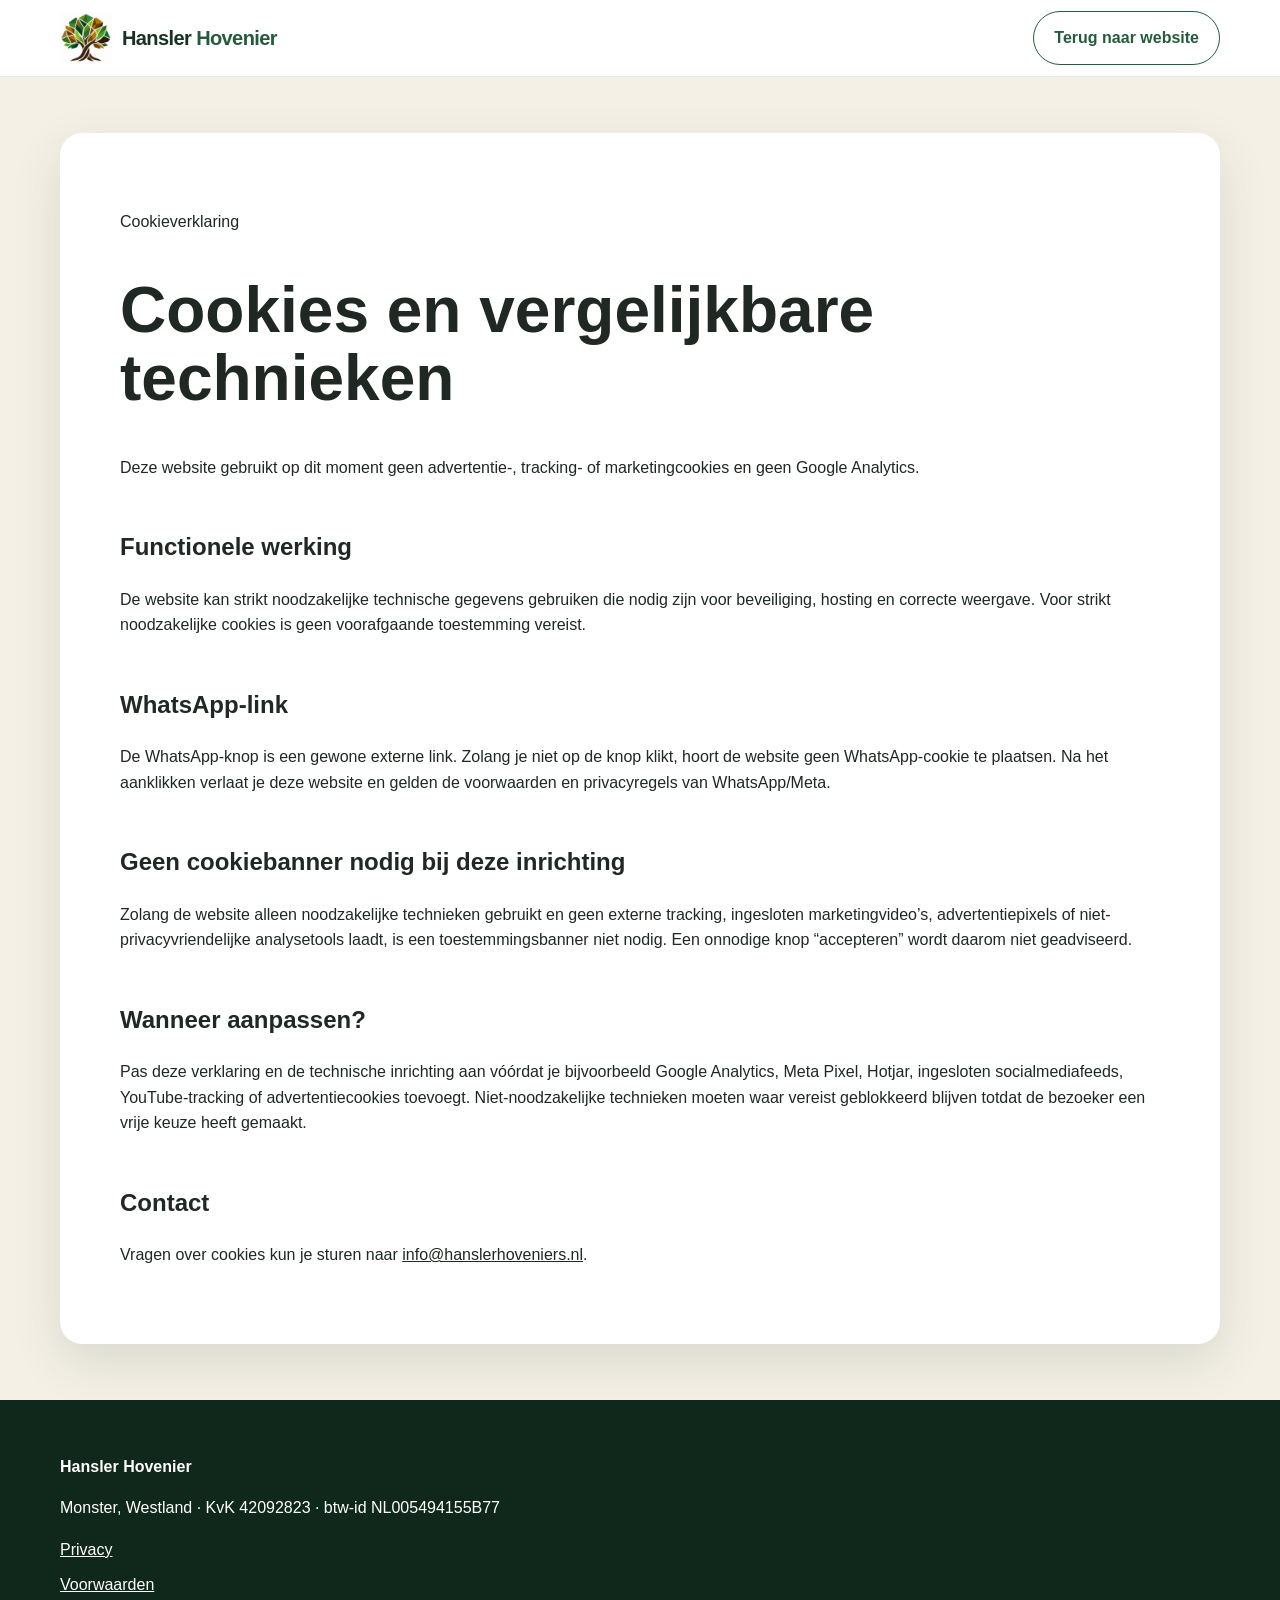
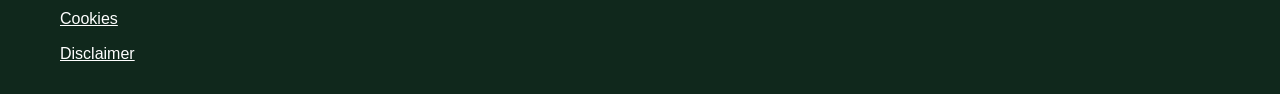
<file: cookies.html>
<!doctype html>
<html lang="nl"><head><meta charset="utf-8"><meta name="viewport" content="width=device-width,initial-scale=1">
<title>Cookieverklaring | Hansler Hovenier</title><meta name="robots" content="index,follow">
<link rel="stylesheet" href="assets/css/style.css"></head>
<body>
<header class="site-header"><div class="container nav-wrap"><a class="logo" href="index.html">Hansler <span>Hovenier</span></a><a class="btn btn-secondary" href="index.html">Terug naar website</a></div></header>
<main class="legal-page"><div class="container legal-content">

<p class="eyebrow">Cookieverklaring</p>
<h1>Cookies en vergelijkbare technieken</h1>
<p>Deze website gebruikt op dit moment geen advertentie-, tracking- of marketingcookies en geen Google Analytics.</p>

<h2>Functionele werking</h2>
<p>De website kan strikt noodzakelijke technische gegevens gebruiken die nodig zijn voor beveiliging, hosting en correcte weergave. Voor strikt noodzakelijke cookies is geen voorafgaande toestemming vereist.</p>

<h2>WhatsApp-link</h2>
<p>De WhatsApp-knop is een gewone externe link. Zolang je niet op de knop klikt, hoort de website geen WhatsApp-cookie te plaatsen. Na het aanklikken verlaat je deze website en gelden de voorwaarden en privacyregels van WhatsApp/Meta.</p>

<h2>Geen cookiebanner nodig bij deze inrichting</h2>
<p>Zolang de website alleen noodzakelijke technieken gebruikt en geen externe tracking, ingesloten marketingvideo’s, advertentiepixels of niet-privacyvriendelijke analysetools laadt, is een toestemmingsbanner niet nodig. Een onnodige knop “accepteren” wordt daarom niet geadviseerd.</p>

<h2>Wanneer aanpassen?</h2>
<p>Pas deze verklaring en de technische inrichting aan vóórdat je bijvoorbeeld Google Analytics, Meta Pixel, Hotjar, ingesloten socialmediafeeds, YouTube-tracking of advertentiecookies toevoegt. Niet-noodzakelijke technieken moeten waar vereist geblokkeerd blijven totdat de bezoeker een vrije keuze heeft gemaakt.</p>

<h2>Contact</h2>
<p>Vragen over cookies kun je sturen naar <a href="mailto:info@hanslerhoveniers.nl">info@hanslerhoveniers.nl</a>.</p>

</div></main>
<footer class="site-footer"><div class="container"><strong>Hansler Hovenier</strong><p>Monster, Westland · KvK 42092823 · btw-id NL005494155B77</p><div class="footer-links"><a href="privacy.html">Privacy</a><a href="voorwaarden.html">Voorwaarden</a><a href="cookies.html">Cookies</a><a href="disclaimer.html">Disclaimer</a></div></div></footer>
</body></html>
</file>
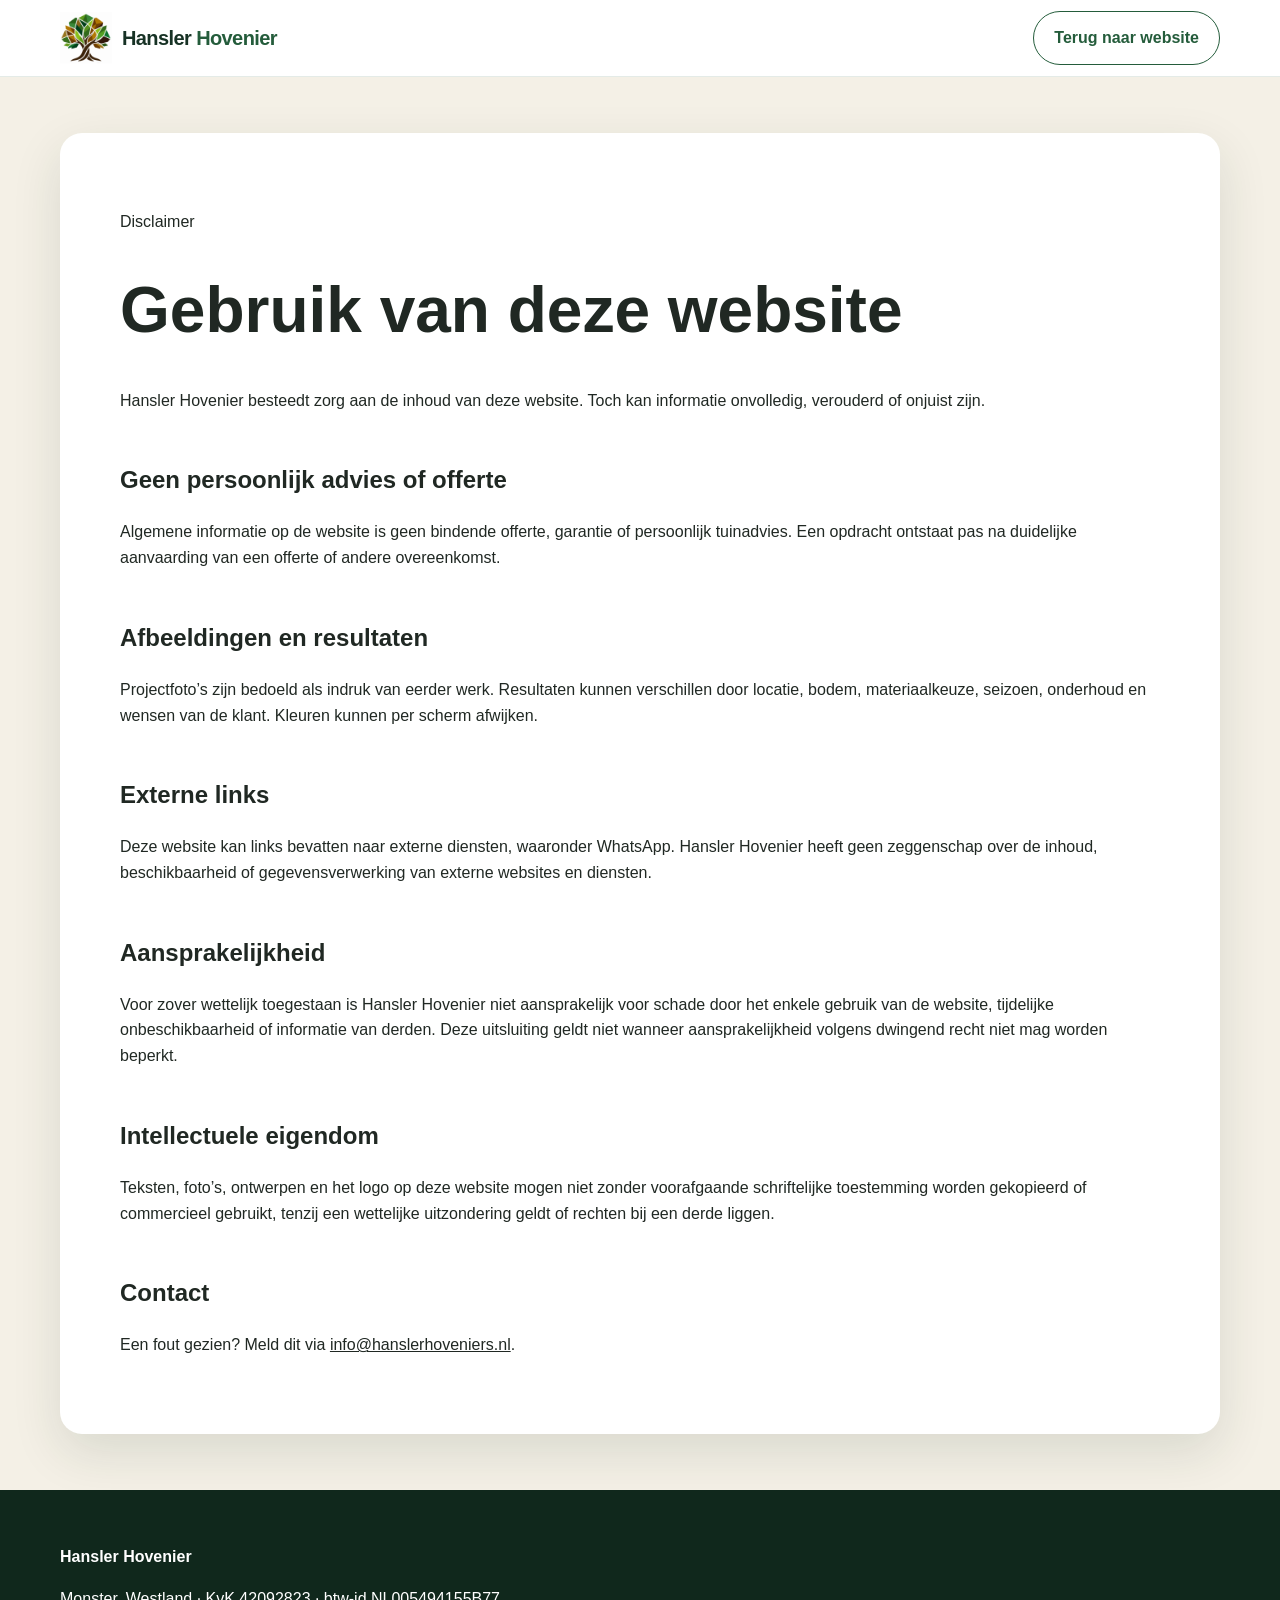
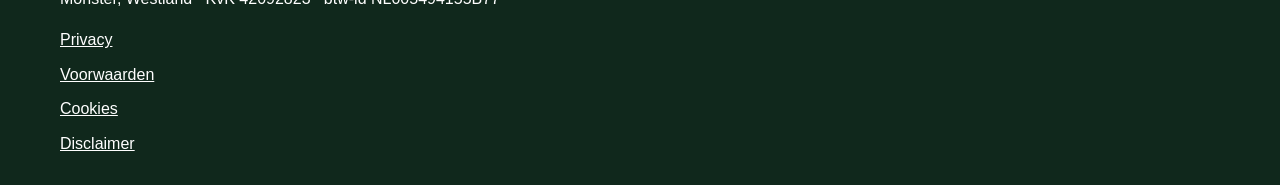
<file: disclaimer.html>
<!doctype html>
<html lang="nl"><head><meta charset="utf-8"><meta name="viewport" content="width=device-width,initial-scale=1">
<title>Disclaimer | Hansler Hovenier</title><meta name="robots" content="index,follow">
<link rel="stylesheet" href="assets/css/style.css"></head>
<body>
<header class="site-header"><div class="container nav-wrap"><a class="logo" href="index.html">Hansler <span>Hovenier</span></a><a class="btn btn-secondary" href="index.html">Terug naar website</a></div></header>
<main class="legal-page"><div class="container legal-content">

<p class="eyebrow">Disclaimer</p>
<h1>Gebruik van deze website</h1>
<p>Hansler Hovenier besteedt zorg aan de inhoud van deze website. Toch kan informatie onvolledig, verouderd of onjuist zijn.</p>

<h2>Geen persoonlijk advies of offerte</h2>
<p>Algemene informatie op de website is geen bindende offerte, garantie of persoonlijk tuinadvies. Een opdracht ontstaat pas na duidelijke aanvaarding van een offerte of andere overeenkomst.</p>

<h2>Afbeeldingen en resultaten</h2>
<p>Projectfoto’s zijn bedoeld als indruk van eerder werk. Resultaten kunnen verschillen door locatie, bodem, materiaalkeuze, seizoen, onderhoud en wensen van de klant. Kleuren kunnen per scherm afwijken.</p>

<h2>Externe links</h2>
<p>Deze website kan links bevatten naar externe diensten, waaronder WhatsApp. Hansler Hovenier heeft geen zeggenschap over de inhoud, beschikbaarheid of gegevensverwerking van externe websites en diensten.</p>

<h2>Aansprakelijkheid</h2>
<p>Voor zover wettelijk toegestaan is Hansler Hovenier niet aansprakelijk voor schade door het enkele gebruik van de website, tijdelijke onbeschikbaarheid of informatie van derden. Deze uitsluiting geldt niet wanneer aansprakelijkheid volgens dwingend recht niet mag worden beperkt.</p>

<h2>Intellectuele eigendom</h2>
<p>Teksten, foto’s, ontwerpen en het logo op deze website mogen niet zonder voorafgaande schriftelijke toestemming worden gekopieerd of commercieel gebruikt, tenzij een wettelijke uitzondering geldt of rechten bij een derde liggen.</p>

<h2>Contact</h2>
<p>Een fout gezien? Meld dit via <a href="mailto:info@hanslerhoveniers.nl">info@hanslerhoveniers.nl</a>.</p>

</div></main>
<footer class="site-footer"><div class="container"><strong>Hansler Hovenier</strong><p>Monster, Westland · KvK 42092823 · btw-id NL005494155B77</p><div class="footer-links"><a href="privacy.html">Privacy</a><a href="voorwaarden.html">Voorwaarden</a><a href="cookies.html">Cookies</a><a href="disclaimer.html">Disclaimer</a></div></div></footer>
</body></html>
</file>
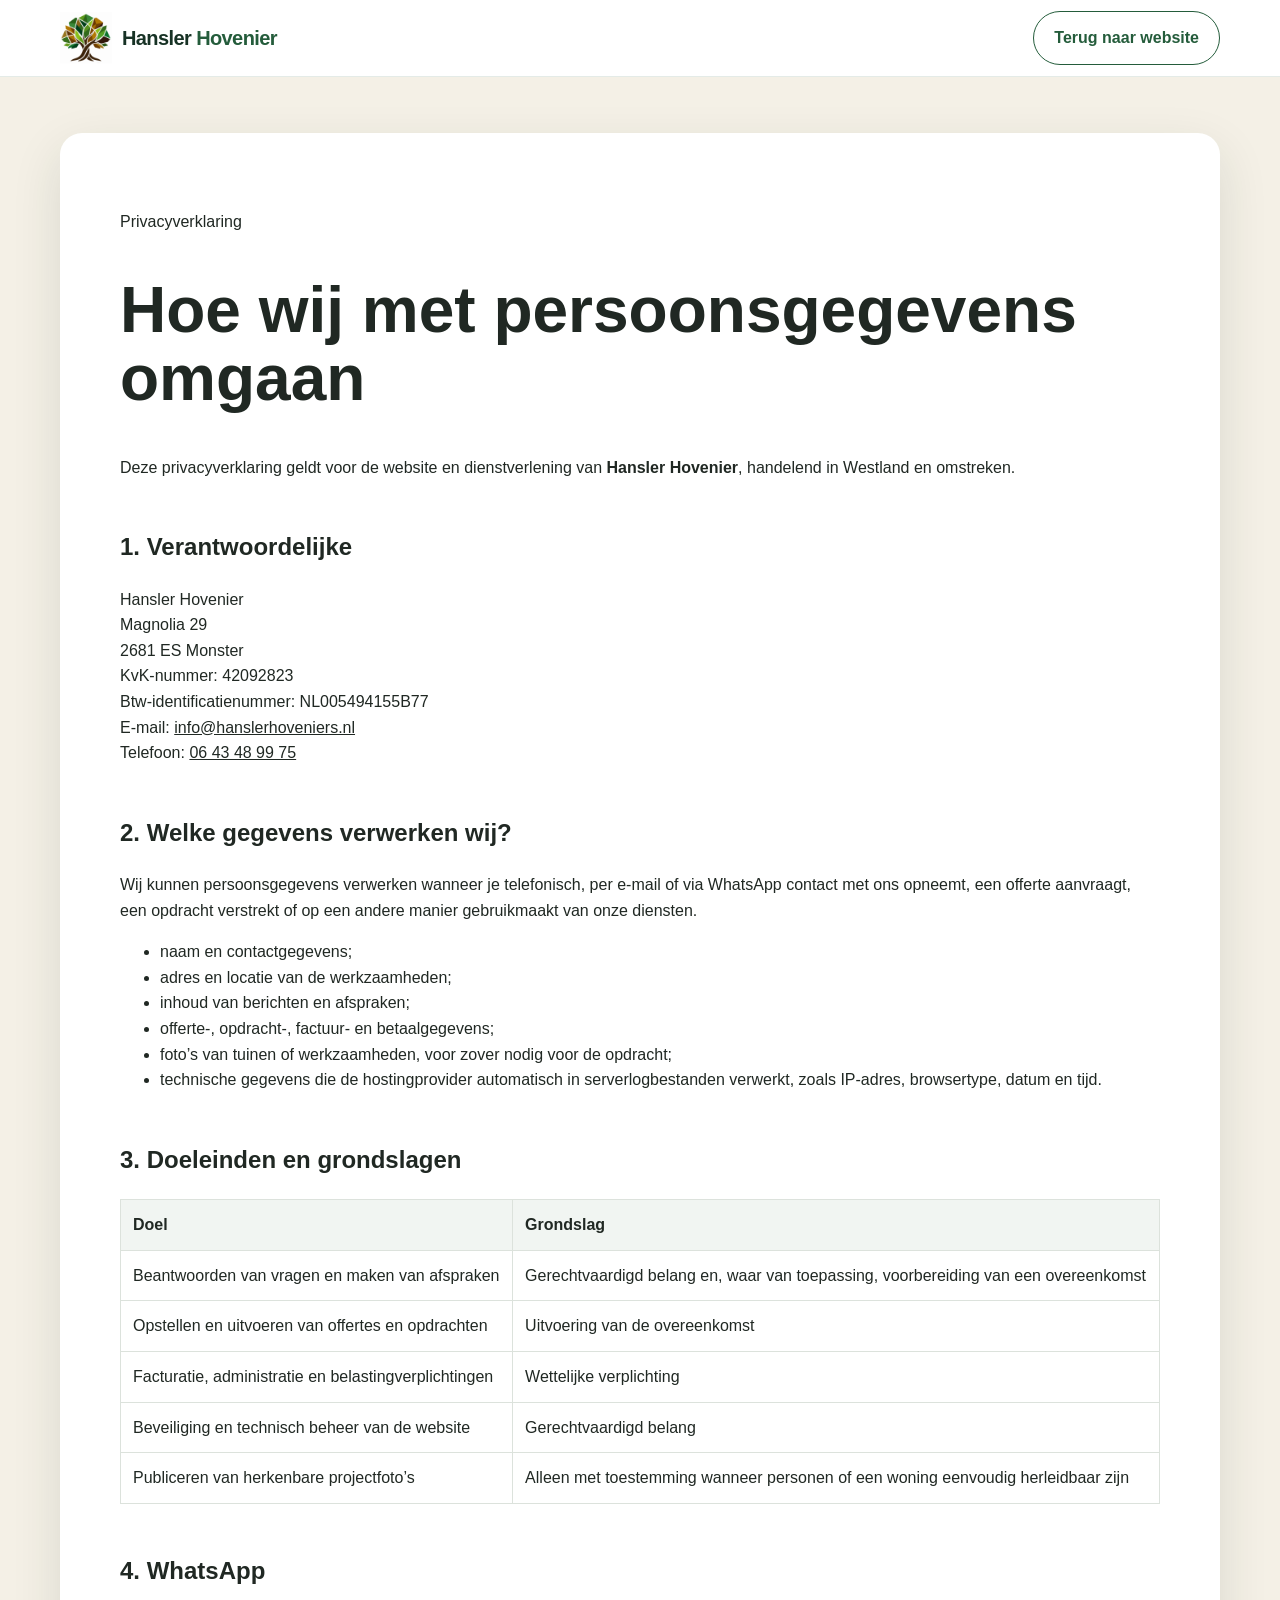
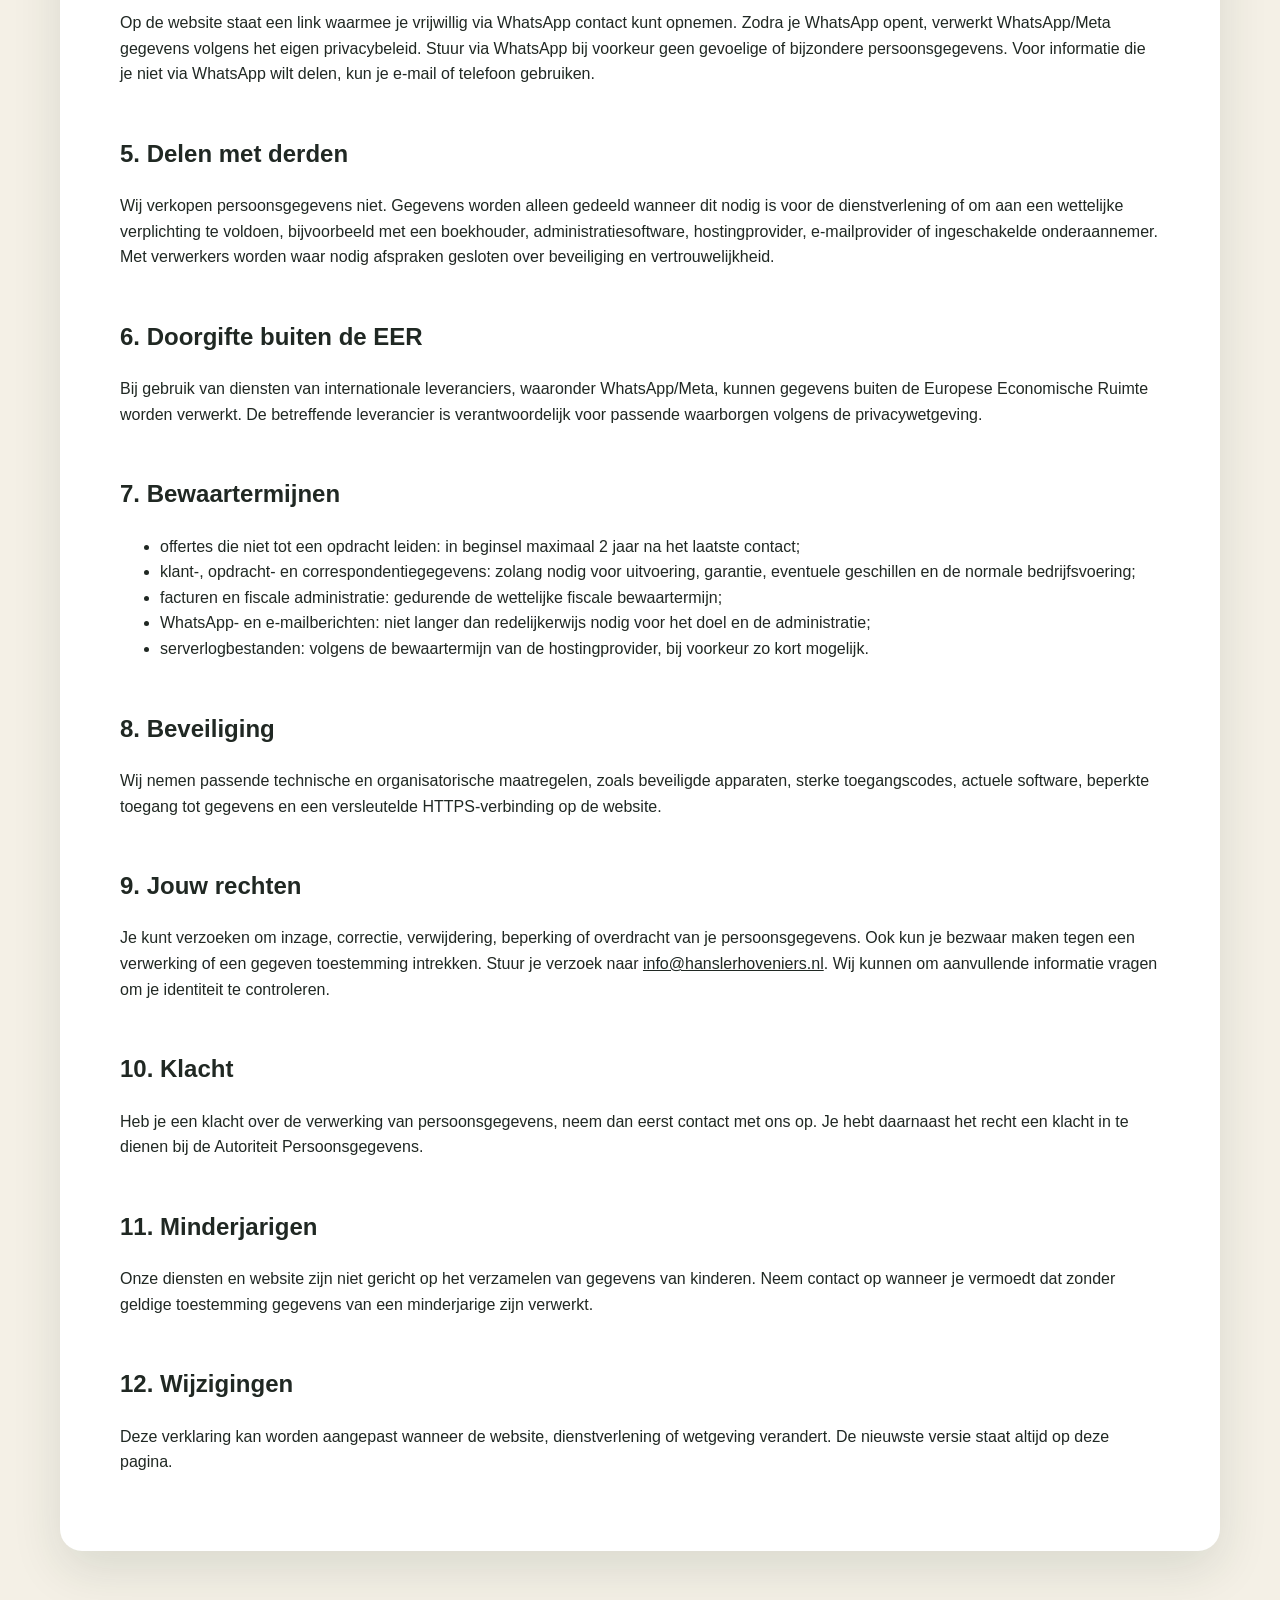
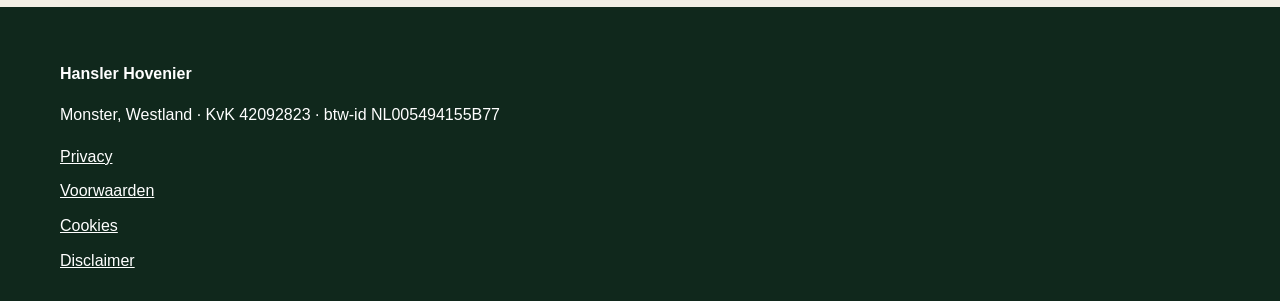
<file: privacy.html>
<!doctype html>
<html lang="nl"><head><meta charset="utf-8"><meta name="viewport" content="width=device-width,initial-scale=1">
<title>Privacyverklaring | Hansler Hovenier</title><meta name="robots" content="index,follow">
<link rel="stylesheet" href="assets/css/style.css"></head>
<body>
<header class="site-header"><div class="container nav-wrap"><a class="logo" href="index.html">Hansler <span>Hovenier</span></a><a class="btn btn-secondary" href="index.html">Terug naar website</a></div></header>
<main class="legal-page"><div class="container legal-content">

<p class="eyebrow">Privacyverklaring</p>
<h1>Hoe wij met persoonsgegevens omgaan</h1>
<p>Deze privacyverklaring geldt voor de website en dienstverlening van <strong>Hansler Hovenier</strong>, handelend in Westland en omstreken.</p>

<h2>1. Verantwoordelijke</h2>
<p>
Hansler Hovenier<br>
Magnolia 29<br>
2681 ES Monster<br>
KvK-nummer: 42092823<br>
Btw-identificatienummer: NL005494155B77<br>
E-mail: <a href="mailto:info@hanslerhoveniers.nl">info@hanslerhoveniers.nl</a><br>
Telefoon: <a href="tel:+31643489975">06 43 48 99 75</a>
</p>

<h2>2. Welke gegevens verwerken wij?</h2>
<p>Wij kunnen persoonsgegevens verwerken wanneer je telefonisch, per e-mail of via WhatsApp contact met ons opneemt, een offerte aanvraagt, een opdracht verstrekt of op een andere manier gebruikmaakt van onze diensten.</p>
<ul>
  <li>naam en contactgegevens;</li>
  <li>adres en locatie van de werkzaamheden;</li>
  <li>inhoud van berichten en afspraken;</li>
  <li>offerte-, opdracht-, factuur- en betaalgegevens;</li>
  <li>foto’s van tuinen of werkzaamheden, voor zover nodig voor de opdracht;</li>
  <li>technische gegevens die de hostingprovider automatisch in serverlogbestanden verwerkt, zoals IP-adres, browsertype, datum en tijd.</li>
</ul>

<h2>3. Doeleinden en grondslagen</h2>
<table>
<thead><tr><th>Doel</th><th>Grondslag</th></tr></thead>
<tbody>
<tr><td>Beantwoorden van vragen en maken van afspraken</td><td>Gerechtvaardigd belang en, waar van toepassing, voorbereiding van een overeenkomst</td></tr>
<tr><td>Opstellen en uitvoeren van offertes en opdrachten</td><td>Uitvoering van de overeenkomst</td></tr>
<tr><td>Facturatie, administratie en belastingverplichtingen</td><td>Wettelijke verplichting</td></tr>
<tr><td>Beveiliging en technisch beheer van de website</td><td>Gerechtvaardigd belang</td></tr>
<tr><td>Publiceren van herkenbare projectfoto’s</td><td>Alleen met toestemming wanneer personen of een woning eenvoudig herleidbaar zijn</td></tr>
</tbody>
</table>

<h2>4. WhatsApp</h2>
<p>Op de website staat een link waarmee je vrijwillig via WhatsApp contact kunt opnemen. Zodra je WhatsApp opent, verwerkt WhatsApp/Meta gegevens volgens het eigen privacybeleid. Stuur via WhatsApp bij voorkeur geen gevoelige of bijzondere persoonsgegevens. Voor informatie die je niet via WhatsApp wilt delen, kun je e-mail of telefoon gebruiken.</p>

<h2>5. Delen met derden</h2>
<p>Wij verkopen persoonsgegevens niet. Gegevens worden alleen gedeeld wanneer dit nodig is voor de dienstverlening of om aan een wettelijke verplichting te voldoen, bijvoorbeeld met een boekhouder, administratiesoftware, hostingprovider, e-mailprovider of ingeschakelde onderaannemer. Met verwerkers worden waar nodig afspraken gesloten over beveiliging en vertrouwelijkheid.</p>

<h2>6. Doorgifte buiten de EER</h2>
<p>Bij gebruik van diensten van internationale leveranciers, waaronder WhatsApp/Meta, kunnen gegevens buiten de Europese Economische Ruimte worden verwerkt. De betreffende leverancier is verantwoordelijk voor passende waarborgen volgens de privacywetgeving.</p>

<h2>7. Bewaartermijnen</h2>
<ul>
  <li>offertes die niet tot een opdracht leiden: in beginsel maximaal 2 jaar na het laatste contact;</li>
  <li>klant-, opdracht- en correspondentiegegevens: zolang nodig voor uitvoering, garantie, eventuele geschillen en de normale bedrijfsvoering;</li>
  <li>facturen en fiscale administratie: gedurende de wettelijke fiscale bewaartermijn;</li>
  <li>WhatsApp- en e-mailberichten: niet langer dan redelijkerwijs nodig voor het doel en de administratie;</li>
  <li>serverlogbestanden: volgens de bewaartermijn van de hostingprovider, bij voorkeur zo kort mogelijk.</li>
</ul>

<h2>8. Beveiliging</h2>
<p>Wij nemen passende technische en organisatorische maatregelen, zoals beveiligde apparaten, sterke toegangscodes, actuele software, beperkte toegang tot gegevens en een versleutelde HTTPS-verbinding op de website.</p>

<h2>9. Jouw rechten</h2>
<p>Je kunt verzoeken om inzage, correctie, verwijdering, beperking of overdracht van je persoonsgegevens. Ook kun je bezwaar maken tegen een verwerking of een gegeven toestemming intrekken. Stuur je verzoek naar <a href="mailto:info@hanslerhoveniers.nl">info@hanslerhoveniers.nl</a>. Wij kunnen om aanvullende informatie vragen om je identiteit te controleren.</p>

<h2>10. Klacht</h2>
<p>Heb je een klacht over de verwerking van persoonsgegevens, neem dan eerst contact met ons op. Je hebt daarnaast het recht een klacht in te dienen bij de Autoriteit Persoonsgegevens.</p>

<h2>11. Minderjarigen</h2>
<p>Onze diensten en website zijn niet gericht op het verzamelen van gegevens van kinderen. Neem contact op wanneer je vermoedt dat zonder geldige toestemming gegevens van een minderjarige zijn verwerkt.</p>

<h2>12. Wijzigingen</h2>
<p>Deze verklaring kan worden aangepast wanneer de website, dienstverlening of wetgeving verandert. De nieuwste versie staat altijd op deze pagina.</p>

</div></main>
<footer class="site-footer"><div class="container"><strong>Hansler Hovenier</strong><p>Monster, Westland · KvK 42092823 · btw-id NL005494155B77</p><div class="footer-links"><a href="privacy.html">Privacy</a><a href="voorwaarden.html">Voorwaarden</a><a href="cookies.html">Cookies</a><a href="disclaimer.html">Disclaimer</a></div></div></footer>
</body></html>
</file>
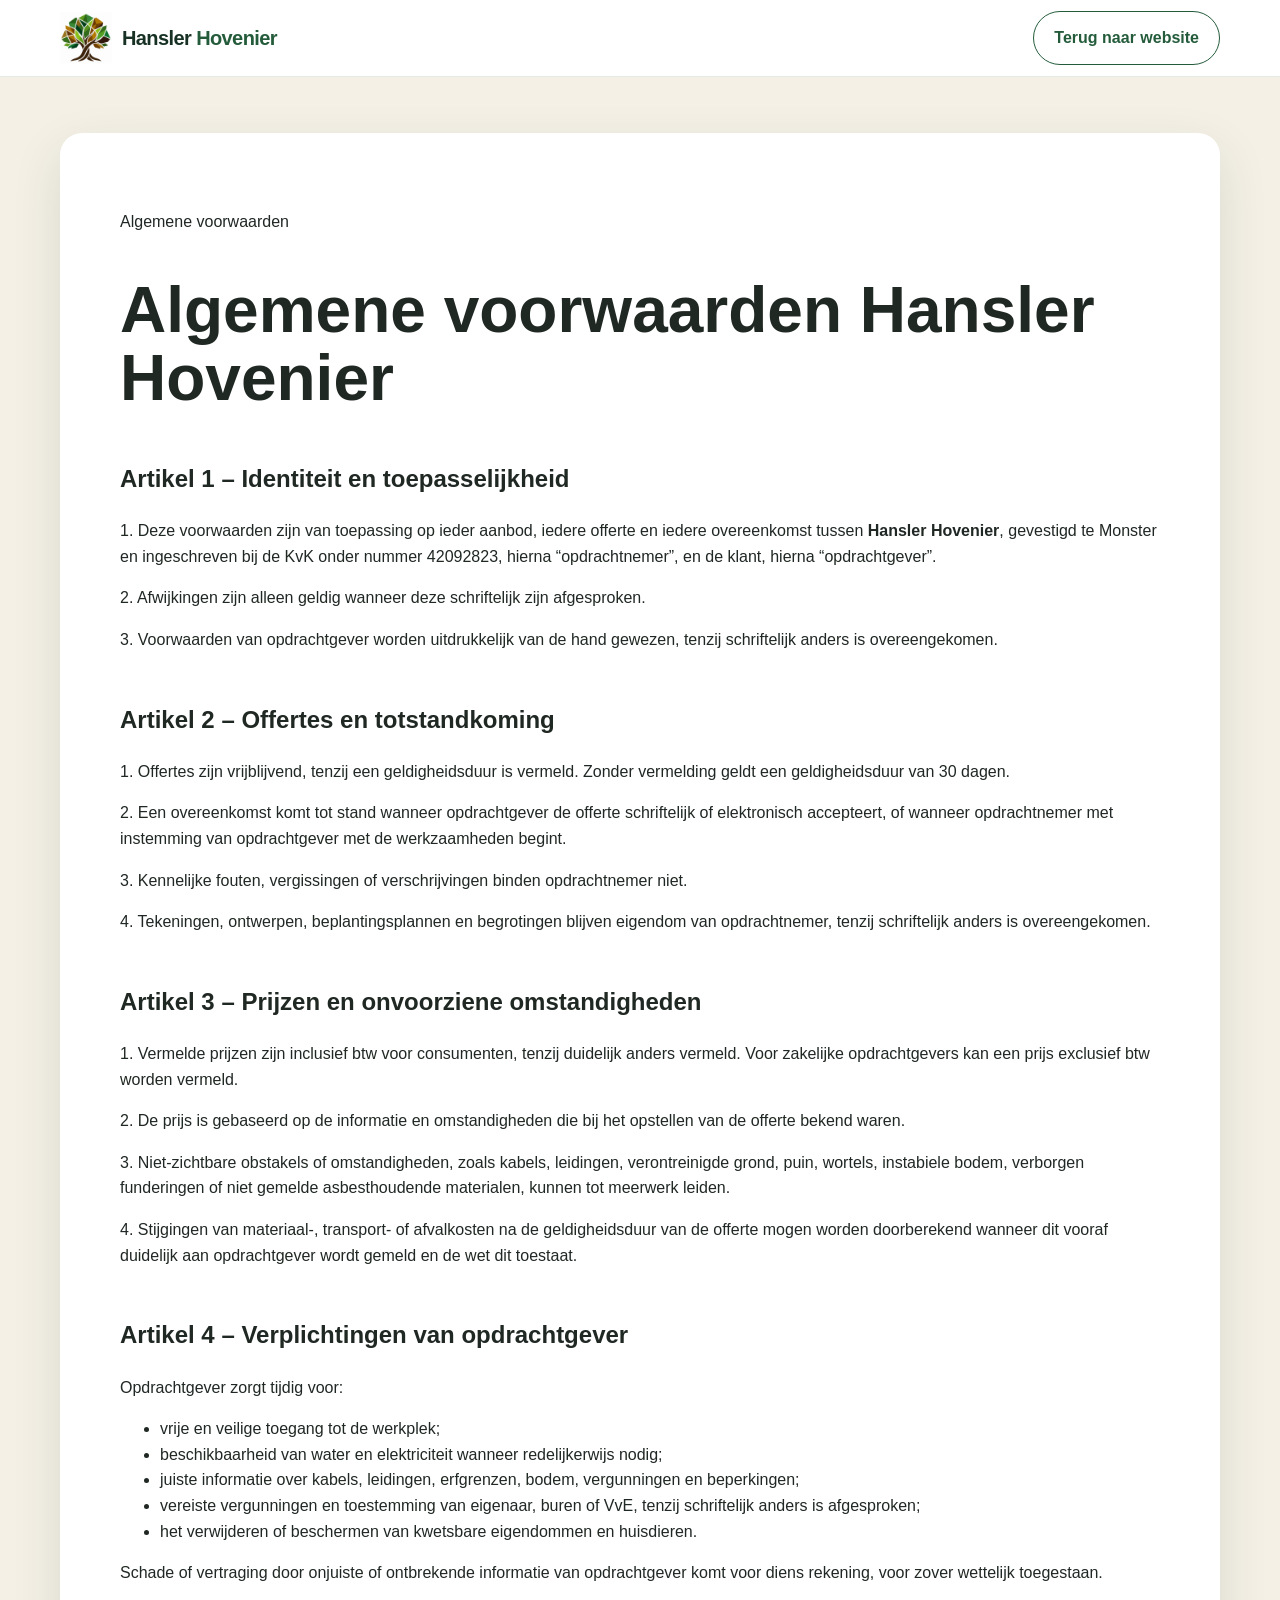
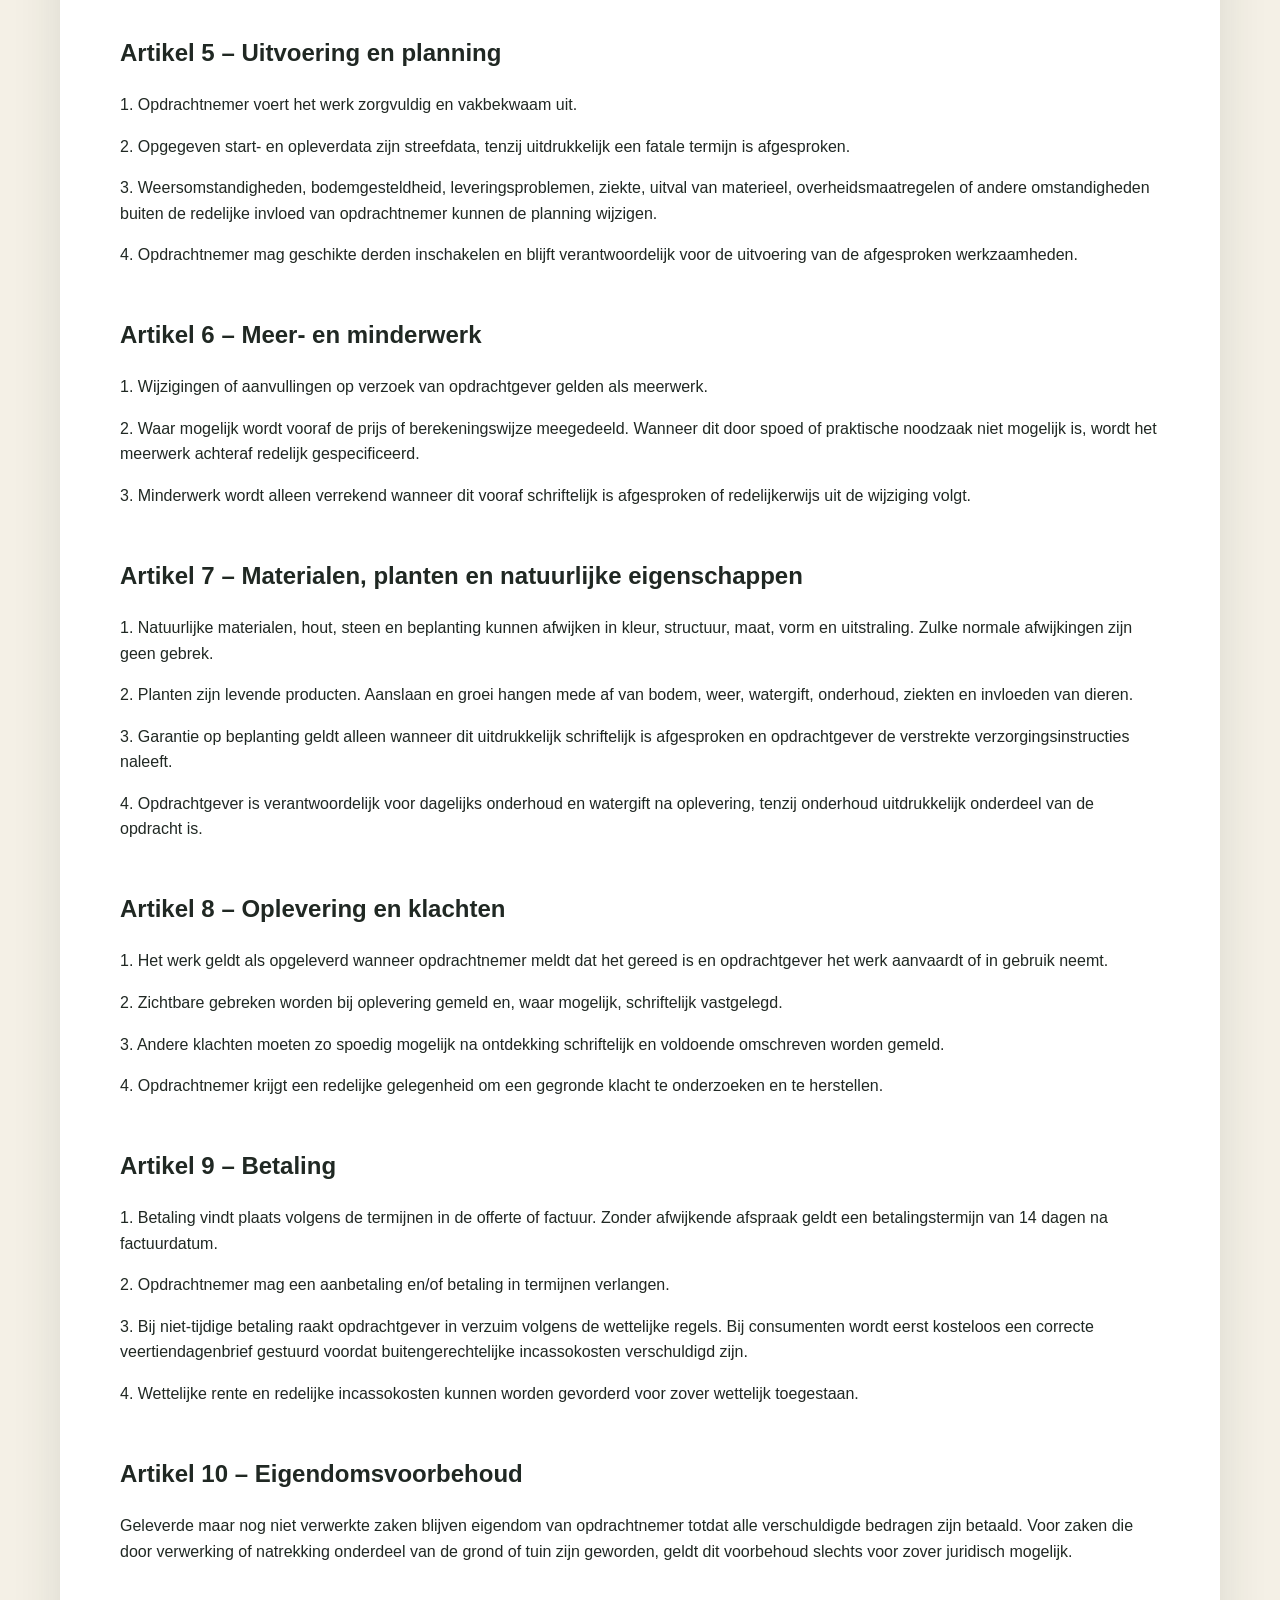
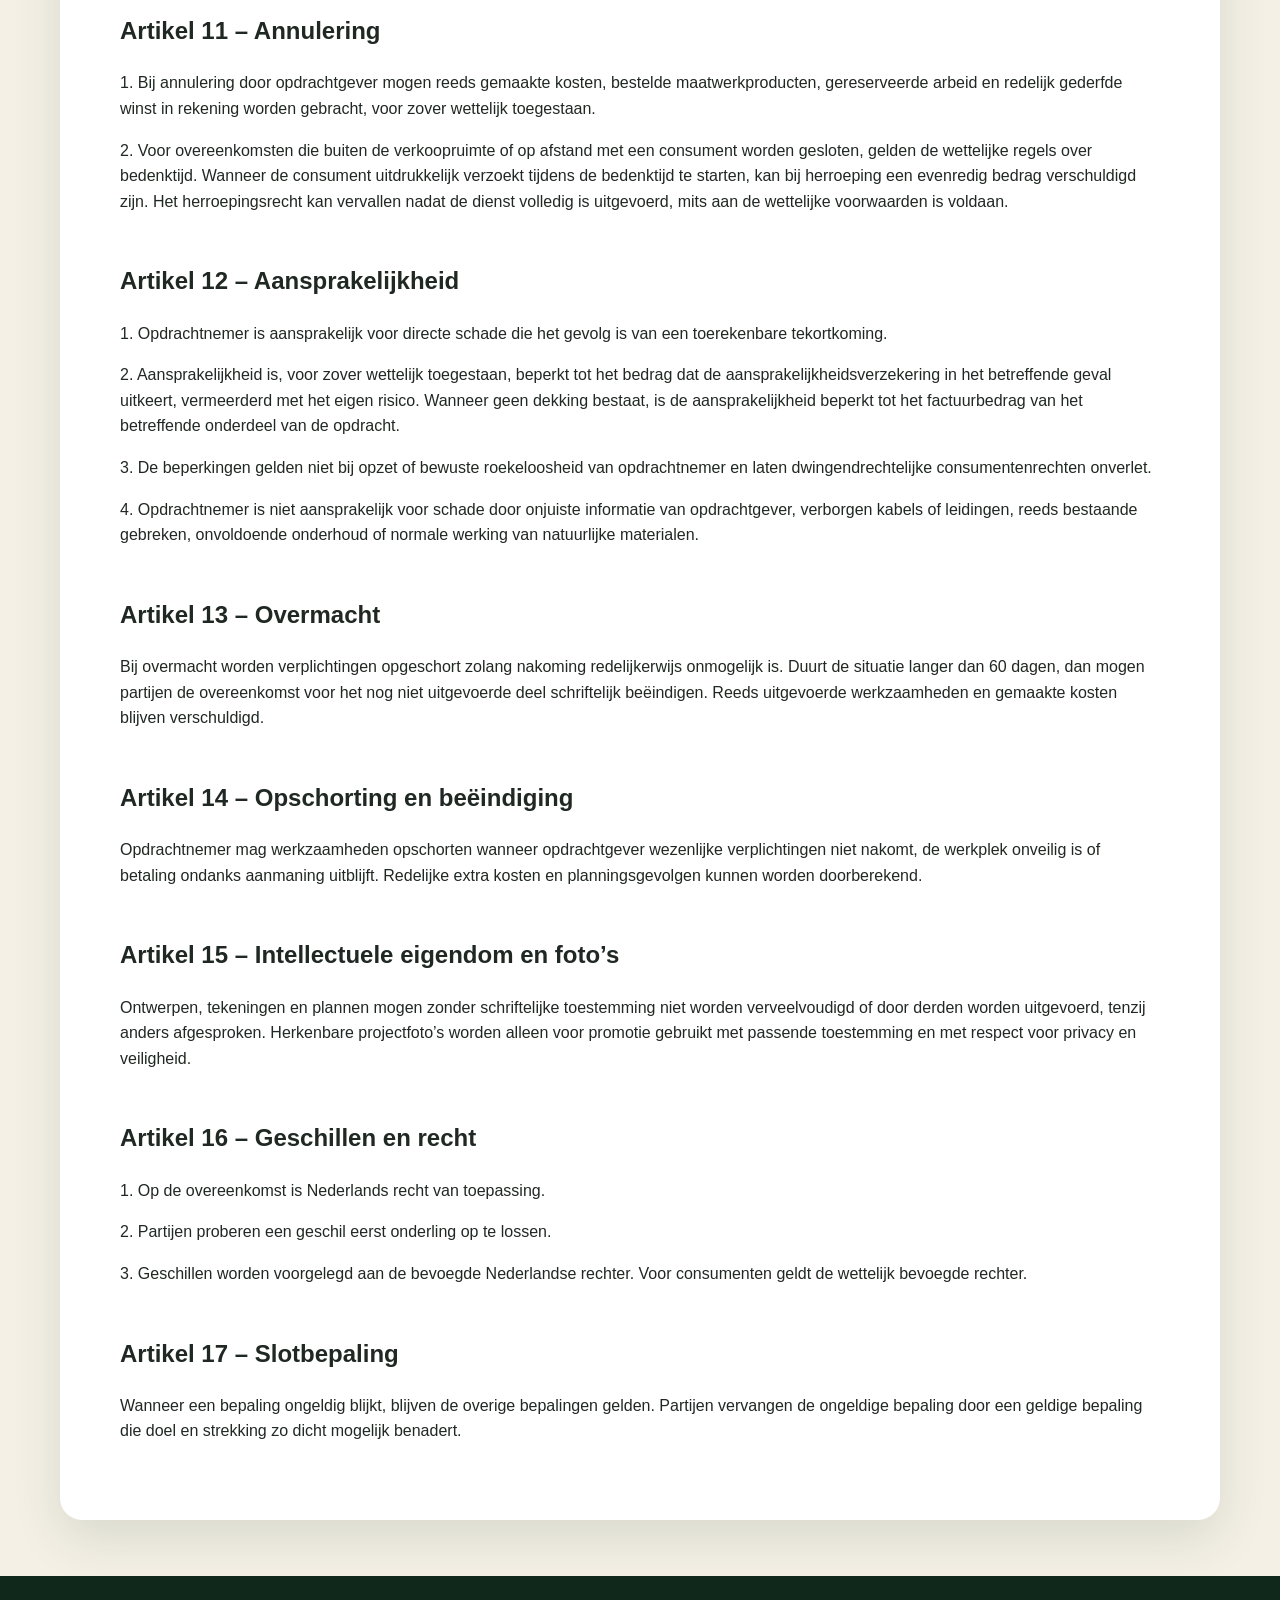
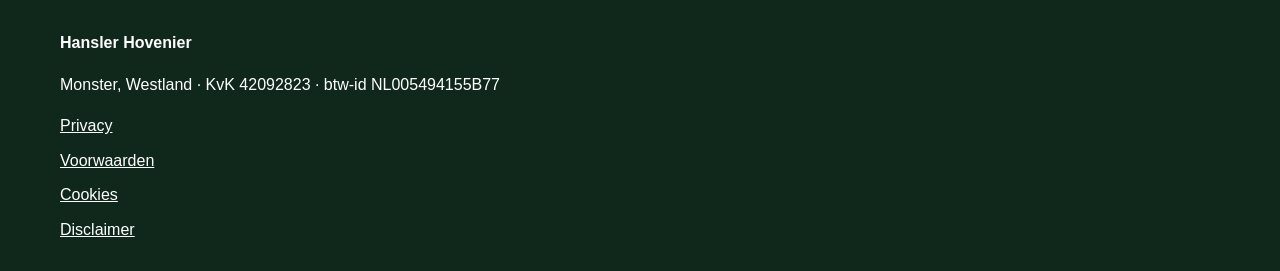
<file: voorwaarden.html>
<!doctype html>
<html lang="nl"><head><meta charset="utf-8"><meta name="viewport" content="width=device-width,initial-scale=1">
<title>Algemene voorwaarden | Hansler Hovenier</title><meta name="robots" content="index,follow">
<link rel="stylesheet" href="assets/css/style.css"></head>
<body>
<header class="site-header"><div class="container nav-wrap"><a class="logo" href="index.html">Hansler <span>Hovenier</span></a><a class="btn btn-secondary" href="index.html">Terug naar website</a></div></header>
<main class="legal-page"><div class="container legal-content">

<p class="eyebrow">Algemene voorwaarden</p>
<h1>Algemene voorwaarden Hansler Hovenier</h1>

<h2>Artikel 1 – Identiteit en toepasselijkheid</h2>
<p>1. Deze voorwaarden zijn van toepassing op ieder aanbod, iedere offerte en iedere overeenkomst tussen <strong>Hansler Hovenier</strong>, gevestigd te Monster en ingeschreven bij de KvK onder nummer 42092823, hierna “opdrachtnemer”, en de klant, hierna “opdrachtgever”.</p>
<p>2. Afwijkingen zijn alleen geldig wanneer deze schriftelijk zijn afgesproken.</p>
<p>3. Voorwaarden van opdrachtgever worden uitdrukkelijk van de hand gewezen, tenzij schriftelijk anders is overeengekomen.</p>

<h2>Artikel 2 – Offertes en totstandkoming</h2>
<p>1. Offertes zijn vrijblijvend, tenzij een geldigheidsduur is vermeld. Zonder vermelding geldt een geldigheidsduur van 30 dagen.</p>
<p>2. Een overeenkomst komt tot stand wanneer opdrachtgever de offerte schriftelijk of elektronisch accepteert, of wanneer opdrachtnemer met instemming van opdrachtgever met de werkzaamheden begint.</p>
<p>3. Kennelijke fouten, vergissingen of verschrijvingen binden opdrachtnemer niet.</p>
<p>4. Tekeningen, ontwerpen, beplantingsplannen en begrotingen blijven eigendom van opdrachtnemer, tenzij schriftelijk anders is overeengekomen.</p>

<h2>Artikel 3 – Prijzen en onvoorziene omstandigheden</h2>
<p>1. Vermelde prijzen zijn inclusief btw voor consumenten, tenzij duidelijk anders vermeld. Voor zakelijke opdrachtgevers kan een prijs exclusief btw worden vermeld.</p>
<p>2. De prijs is gebaseerd op de informatie en omstandigheden die bij het opstellen van de offerte bekend waren.</p>
<p>3. Niet-zichtbare obstakels of omstandigheden, zoals kabels, leidingen, verontreinigde grond, puin, wortels, instabiele bodem, verborgen funderingen of niet gemelde asbesthoudende materialen, kunnen tot meerwerk leiden.</p>
<p>4. Stijgingen van materiaal-, transport- of afvalkosten na de geldigheidsduur van de offerte mogen worden doorberekend wanneer dit vooraf duidelijk aan opdrachtgever wordt gemeld en de wet dit toestaat.</p>

<h2>Artikel 4 – Verplichtingen van opdrachtgever</h2>
<p>Opdrachtgever zorgt tijdig voor:</p>
<ul>
  <li>vrije en veilige toegang tot de werkplek;</li>
  <li>beschikbaarheid van water en elektriciteit wanneer redelijkerwijs nodig;</li>
  <li>juiste informatie over kabels, leidingen, erfgrenzen, bodem, vergunningen en beperkingen;</li>
  <li>vereiste vergunningen en toestemming van eigenaar, buren of VvE, tenzij schriftelijk anders is afgesproken;</li>
  <li>het verwijderen of beschermen van kwetsbare eigendommen en huisdieren.</li>
</ul>
<p>Schade of vertraging door onjuiste of ontbrekende informatie van opdrachtgever komt voor diens rekening, voor zover wettelijk toegestaan.</p>

<h2>Artikel 5 – Uitvoering en planning</h2>
<p>1. Opdrachtnemer voert het werk zorgvuldig en vakbekwaam uit.</p>
<p>2. Opgegeven start- en opleverdata zijn streefdata, tenzij uitdrukkelijk een fatale termijn is afgesproken.</p>
<p>3. Weersomstandigheden, bodemgesteldheid, leveringsproblemen, ziekte, uitval van materieel, overheidsmaatregelen of andere omstandigheden buiten de redelijke invloed van opdrachtnemer kunnen de planning wijzigen.</p>
<p>4. Opdrachtnemer mag geschikte derden inschakelen en blijft verantwoordelijk voor de uitvoering van de afgesproken werkzaamheden.</p>

<h2>Artikel 6 – Meer- en minderwerk</h2>
<p>1. Wijzigingen of aanvullingen op verzoek van opdrachtgever gelden als meerwerk.</p>
<p>2. Waar mogelijk wordt vooraf de prijs of berekeningswijze meegedeeld. Wanneer dit door spoed of praktische noodzaak niet mogelijk is, wordt het meerwerk achteraf redelijk gespecificeerd.</p>
<p>3. Minderwerk wordt alleen verrekend wanneer dit vooraf schriftelijk is afgesproken of redelijkerwijs uit de wijziging volgt.</p>

<h2>Artikel 7 – Materialen, planten en natuurlijke eigenschappen</h2>
<p>1. Natuurlijke materialen, hout, steen en beplanting kunnen afwijken in kleur, structuur, maat, vorm en uitstraling. Zulke normale afwijkingen zijn geen gebrek.</p>
<p>2. Planten zijn levende producten. Aanslaan en groei hangen mede af van bodem, weer, watergift, onderhoud, ziekten en invloeden van dieren.</p>
<p>3. Garantie op beplanting geldt alleen wanneer dit uitdrukkelijk schriftelijk is afgesproken en opdrachtgever de verstrekte verzorgingsinstructies naleeft.</p>
<p>4. Opdrachtgever is verantwoordelijk voor dagelijks onderhoud en watergift na oplevering, tenzij onderhoud uitdrukkelijk onderdeel van de opdracht is.</p>

<h2>Artikel 8 – Oplevering en klachten</h2>
<p>1. Het werk geldt als opgeleverd wanneer opdrachtnemer meldt dat het gereed is en opdrachtgever het werk aanvaardt of in gebruik neemt.</p>
<p>2. Zichtbare gebreken worden bij oplevering gemeld en, waar mogelijk, schriftelijk vastgelegd.</p>
<p>3. Andere klachten moeten zo spoedig mogelijk na ontdekking schriftelijk en voldoende omschreven worden gemeld.</p>
<p>4. Opdrachtnemer krijgt een redelijke gelegenheid om een gegronde klacht te onderzoeken en te herstellen.</p>

<h2>Artikel 9 – Betaling</h2>
<p>1. Betaling vindt plaats volgens de termijnen in de offerte of factuur. Zonder afwijkende afspraak geldt een betalingstermijn van 14 dagen na factuurdatum.</p>
<p>2. Opdrachtnemer mag een aanbetaling en/of betaling in termijnen verlangen.</p>
<p>3. Bij niet-tijdige betaling raakt opdrachtgever in verzuim volgens de wettelijke regels. Bij consumenten wordt eerst kosteloos een correcte veertiendagenbrief gestuurd voordat buitengerechtelijke incassokosten verschuldigd zijn.</p>
<p>4. Wettelijke rente en redelijke incassokosten kunnen worden gevorderd voor zover wettelijk toegestaan.</p>

<h2>Artikel 10 – Eigendomsvoorbehoud</h2>
<p>Geleverde maar nog niet verwerkte zaken blijven eigendom van opdrachtnemer totdat alle verschuldigde bedragen zijn betaald. Voor zaken die door verwerking of natrekking onderdeel van de grond of tuin zijn geworden, geldt dit voorbehoud slechts voor zover juridisch mogelijk.</p>

<h2>Artikel 11 – Annulering</h2>
<p>1. Bij annulering door opdrachtgever mogen reeds gemaakte kosten, bestelde maatwerkproducten, gereserveerde arbeid en redelijk gederfde winst in rekening worden gebracht, voor zover wettelijk toegestaan.</p>
<p>2. Voor overeenkomsten die buiten de verkoopruimte of op afstand met een consument worden gesloten, gelden de wettelijke regels over bedenktijd. Wanneer de consument uitdrukkelijk verzoekt tijdens de bedenktijd te starten, kan bij herroeping een evenredig bedrag verschuldigd zijn. Het herroepingsrecht kan vervallen nadat de dienst volledig is uitgevoerd, mits aan de wettelijke voorwaarden is voldaan.</p>

<h2>Artikel 12 – Aansprakelijkheid</h2>
<p>1. Opdrachtnemer is aansprakelijk voor directe schade die het gevolg is van een toerekenbare tekortkoming.</p>
<p>2. Aansprakelijkheid is, voor zover wettelijk toegestaan, beperkt tot het bedrag dat de aansprakelijkheidsverzekering in het betreffende geval uitkeert, vermeerderd met het eigen risico. Wanneer geen dekking bestaat, is de aansprakelijkheid beperkt tot het factuurbedrag van het betreffende onderdeel van de opdracht.</p>
<p>3. De beperkingen gelden niet bij opzet of bewuste roekeloosheid van opdrachtnemer en laten dwingendrechtelijke consumentenrechten onverlet.</p>
<p>4. Opdrachtnemer is niet aansprakelijk voor schade door onjuiste informatie van opdrachtgever, verborgen kabels of leidingen, reeds bestaande gebreken, onvoldoende onderhoud of normale werking van natuurlijke materialen.</p>

<h2>Artikel 13 – Overmacht</h2>
<p>Bij overmacht worden verplichtingen opgeschort zolang nakoming redelijkerwijs onmogelijk is. Duurt de situatie langer dan 60 dagen, dan mogen partijen de overeenkomst voor het nog niet uitgevoerde deel schriftelijk beëindigen. Reeds uitgevoerde werkzaamheden en gemaakte kosten blijven verschuldigd.</p>

<h2>Artikel 14 – Opschorting en beëindiging</h2>
<p>Opdrachtnemer mag werkzaamheden opschorten wanneer opdrachtgever wezenlijke verplichtingen niet nakomt, de werkplek onveilig is of betaling ondanks aanmaning uitblijft. Redelijke extra kosten en planningsgevolgen kunnen worden doorberekend.</p>

<h2>Artikel 15 – Intellectuele eigendom en foto’s</h2>
<p>Ontwerpen, tekeningen en plannen mogen zonder schriftelijke toestemming niet worden verveelvoudigd of door derden worden uitgevoerd, tenzij anders afgesproken. Herkenbare projectfoto’s worden alleen voor promotie gebruikt met passende toestemming en met respect voor privacy en veiligheid.</p>

<h2>Artikel 16 – Geschillen en recht</h2>
<p>1. Op de overeenkomst is Nederlands recht van toepassing.</p>
<p>2. Partijen proberen een geschil eerst onderling op te lossen.</p>
<p>3. Geschillen worden voorgelegd aan de bevoegde Nederlandse rechter. Voor consumenten geldt de wettelijk bevoegde rechter.</p>

<h2>Artikel 17 – Slotbepaling</h2>
<p>Wanneer een bepaling ongeldig blijkt, blijven de overige bepalingen gelden. Partijen vervangen de ongeldige bepaling door een geldige bepaling die doel en strekking zo dicht mogelijk benadert.</p>

</div></main>
<footer class="site-footer"><div class="container"><strong>Hansler Hovenier</strong><p>Monster, Westland · KvK 42092823 · btw-id NL005494155B77</p><div class="footer-links"><a href="privacy.html">Privacy</a><a href="voorwaarden.html">Voorwaarden</a><a href="cookies.html">Cookies</a><a href="disclaimer.html">Disclaimer</a></div></div></footer>
</body></html>
</file>
<file: assets/css/style.css>
:root{
  --green:#245c3b;
  --green-2:#34754d;
  --dark:#173225;
  --cream:#f4f0e6;
  --sand:#e8dfcf;
  --white:#fff;
  --text:#202823;
  --muted:#69746d;
  --line:#dce2dc;
  --shadow:0 18px 50px rgba(25,53,37,.12);
  --radius:22px;
}
*{box-sizing:border-box}
html{scroll-behavior:smooth}
body{margin:0;font-family:Inter,Arial,sans-serif;color:var(--text);background:#fff;line-height:1.6}
img{max-width:100%;display:block}
a{color:inherit}
.container{width:min(1160px,calc(100% - 36px));margin:auto}
.skip-link{position:absolute;left:-9999px}.skip-link:focus{left:16px;top:16px;background:#fff;padding:10px;z-index:999}
.site-header{position:sticky;top:0;z-index:50;background:rgba(255,255,255,.94);backdrop-filter:blur(12px);border-bottom:1px solid rgba(36,92,59,.12)}
.nav-wrap{height:76px;display:flex;align-items:center;justify-content:space-between;gap:24px}
.logo{text-decoration:none;font-weight:900;letter-spacing:-.03em;font-size:1.25rem;color:var(--dark)}
.logo span{color:var(--green)}
.logo {
  position: relative;
  padding-left: 62px;
  white-space: nowrap;
}

.logo::before {
  content: "";
  position: absolute;
  left: 0;
  top: 50%;
  transform: translateY(-50%);
  width: 52px;
  height: 52px;
  background: url("../../favicon.png.png") center / contain no-repeat;
}

@media (max-width: 620px) {
  .logo {
    padding-left: 43px;
    font-size: 1rem;
  }

  .logo::before {
    width: 36px;
    height: 36px;
  }
}
.nav{display:flex;align-items:center;gap:24px}
.nav a{text-decoration:none;font-weight:700;font-size:.94rem}
.nav a:hover{color:var(--green)}
.nav-toggle{display:none;background:none;border:0;font-size:1.5rem}
.btn{display:inline-flex;align-items:center;justify-content:center;gap:8px;padding:13px 20px;border-radius:999px;text-decoration:none;font-weight:800;border:1px solid transparent;transition:.2s ease}
.btn:hover{transform:translateY(-2px)}
.btn-primary{background:var(--green);color:#fff;box-shadow:0 10px 24px rgba(36,92,59,.22)}
.btn-secondary{border-color:var(--green);color:var(--green);background:#fff}
/* =====================================================
   HERO
   ===================================================== */

.hero {
  position: relative;
  isolation: isolate;
  overflow: hidden;
  min-height: 680px;
  display: flex;
  align-items: center;
  background-color: #2f251c;
  color: var(--white);
}

/* Achtergrondafbeelding */
.hero__background {
  position: absolute;
  inset: 0;
  z-index: -3;
  background-image: url("../../Def.png");
  background-repeat: no-repeat;
background-position: 66% 46%;
background-size: auto 82%;
}

/* Donkere laag voor leesbaarheid */
.hero__overlay {
  position: absolute;
  inset: 0;
  z-index: -2;
  background:
    linear-gradient(
      90deg,
      rgba(14, 16, 12, 0.96) 0%,
      rgba(16, 17, 13, 0.88) 27%,
      rgba(27, 23, 17, 0.58) 48%,
      rgba(38, 29, 20, 0.16) 67%,
      rgba(38, 29, 20, 0.05) 100%
    );
}

.hero__container {
  position: relative;
  z-index: 1;
  width: min(1500px, calc(100% - 60px));
padding: 78px 0;
  display: grid;
 grid-template-columns: 560px 340px;
  align-items: center;
  justify-content: space-between;
gap: 230px;
}

.hero__content {
  max-width: 680px;
}

.hero__eyebrow {
  margin: 0 0 20px;
  color: #a8cc72;
  font-size: 0.875rem;
  font-weight: 900;
  line-height: 1.4;
  letter-spacing: 0.14em;
  text-transform: uppercase;
}

.hero__title {
  max-width: 670px;
  margin: 0;
  color: var(--white);
  font-size: clamp(3rem, 4.7vw, 4.8rem);
  font-weight: 900;
  line-height: 0.98;
  letter-spacing: -0.05em;
  text-wrap: balance;
  text-shadow: 0 3px 18px rgba(0, 0, 0, 0.4);
}

.hero__title span {
  display: block;
}

.hero__description {
  max-width: 650px;
  margin: 28px 0 0;
  color: rgba(255, 255, 255, 0.9);
  font-size: clamp(1rem, 1.4vw, 1.12rem);
  line-height: 1.75;
  text-shadow: 0 2px 12px rgba(0, 0, 0, 0.45);
}

.hero__actions {
  display: flex;
  flex-wrap: wrap;
  gap: 14px;
  margin-top: 34px;
}

.hero__button {
  display: inline-flex;
  min-height: 54px;
  align-items: center;
  justify-content: center;
  padding: 14px 26px;
  border: 2px solid transparent;
  border-radius: 999px;
  font-size: 1rem;
  font-weight: 800;
  line-height: 1;
  text-decoration: none;
  transition:
    background-color 0.2s ease,
    border-color 0.2s ease,
    color 0.2s ease,
    transform 0.2s ease,
    box-shadow 0.2s ease;
}

.hero__button:hover {
  transform: translateY(-2px);
}

.hero__button:focus-visible {
  outline: 3px solid #a8cc72;
  outline-offset: 4px;
}

.hero__button--primary {
  background-color: var(--green);
  color: var(--white);
  box-shadow: 0 12px 30px rgba(0, 0, 0, 0.22);
}

.hero__button--primary:hover {
  background-color: var(--green-2);
  box-shadow: 0 16px 34px rgba(0, 0, 0, 0.28);
}

.hero__button--secondary {
  background-color: var(--white);
  color: var(--green);
}

.hero__button--secondary:hover {
  background-color: var(--cream);
}

.hero__benefits{
  margin-left:120px;
  padding: 34px;
  border: 1px solid rgba(255, 255, 255, 0.18);
  border-radius: 18px;
  background-color: rgba(28, 71, 46, 0.92);
  box-shadow: 0 24px 60px rgba(0, 0, 0, 0.25);
  backdrop-filter: blur(8px);
}

.hero__benefits-title {
  margin: 0 0 22px;
  color: var(--white);
  font-size: clamp(1.25rem, 2vw, 1.5rem);
  font-weight: 900;
  line-height: 1.25;
}

.hero__benefits-list {
  display: grid;
  gap: 17px;
  margin: 0;
  padding: 0;
  list-style: none;
}

.hero__benefits-list li {
  position: relative;
  padding-left: 32px;
  color: rgba(255, 255, 255, 0.94);
  font-size: 1rem;
  line-height: 1.5;
}

.hero__benefits-list li::before {
  content: "✓";
  position: absolute;
  top: 0;
  left: 0;
  color: #a8cc72;
  font-size: 1.2rem;
  font-weight: 900;
}
.section{padding:92px 0}
.section-soft{background:var(--cream)}
.section-head{max-width:720px;margin-bottom:38px}
.section-head h2{font-size:clamp(2rem,5vw,3.4rem);line-height:1.05;letter-spacing:-.045em;margin:.25em 0}
.section-head p{color:var(--muted);font-size:1.05rem}
.services{display:grid;grid-template-columns:repeat(3,1fr);gap:20px}
.card{background:#fff;border:1px solid var(--line);border-radius:var(--radius);padding:28px;box-shadow:0 8px 30px rgba(28,61,40,.06)}
.card-icon{font-size:1.8rem}
.card h3{margin:14px 0 8px}
.card p{color:var(--muted)}
.about-grid{display:grid;grid-template-columns:.95fr 1.05fr;gap:62px;align-items:center}
.image-panel{min-height:520px;border-radius:var(--radius);background:
 linear-gradient(rgba(17,46,29,.15),rgba(17,46,29,.15)),
 url('../../IMG_3585.JPG') center/cover;
 box-shadow:var(--shadow)}
.checks{display:grid;grid-template-columns:1fr 1fr;gap:12px;margin:24px 0}
.check{background:#eef5ef;border-radius:14px;padding:14px;font-weight:700}
.projects{display:grid;grid-template-columns:repeat(3,1fr);gap:18px}
.project{min-height:340px;border-radius:var(--radius);overflow:hidden;position:relative;background:#ddd}
.project:nth-child(5){
    background:url('../../OSDL2829.JPG') center/cover;
}
.project:nth-child(6){
    background:url('../../IMG_3597.JPG') center/cover;
}

.project:nth-child(7){
    background:url('../../tuin 1.jpg') center/cover;
}

.project:nth-child(1) { background: url('../../aca55053-d7df-46de-b30c-f160fe7c496c.jpg') center/cover; }
.project:nth-child(2) { background: url('../../fc67d62e-9641-45a0-af0d-8f800fb8c37d.jpg') center/cover; }
.project:nth-child(3) { background: url('../../c5a1f11e-8dd3-4f86-b2d3-9f847fc9b948.jpg') center/cover; }
.project:nth-child(4) { background: url('../../c37ffef7-9ee0-48d6-8843-0d1277a6b500.jpg') center/cover; }project:after{content:"";position:absolute;inset:45% 0 0;background:linear-gradient(transparent,rgba(9,29,18,.9))}
.project-info{position:absolute;left:24px;right:24px;bottom:20px;color:white;z-index:2}
.project-info h3{margin:0}
.cta{background:var(--dark);color:#fff;border-radius:32px;padding:48px;display:grid;grid-template-columns:1fr auto;gap:30px;align-items:center}
.cta h2{margin:0 0 10px;font-size:clamp(2rem,4vw,3.2rem);line-height:1.05}
.contact-grid{display:grid;grid-template-columns:1fr 1fr;gap:32px}
.contact-box{background:var(--cream);border-radius:var(--radius);padding:30px}
.contact-line{display:flex;gap:14px;margin:18px 0}
.site-footer{background:#10281c;color:#fff;padding:54px 0 28px}
.footer-grid{display:grid;grid-template-columns:1.3fr .7fr .8fr;gap:36px}
.footer-grid h3{margin-top:0}.footer-grid a{color:#dce8df;text-decoration:none}
.footer-links{display:grid;gap:9px}
.footer-bottom{border-top:1px solid rgba(255,255,255,.15);margin-top:36px;padding-top:22px;color:#c4d2c9;font-size:.9rem}
.whatsapp{position:fixed;right:18px;bottom:18px;background:#25D366;color:#092b18;text-decoration:none;padding:13px 17px;border-radius:999px;font-weight:900;box-shadow:0 12px 30px rgba(0,0,0,.22);z-index:45}
.legal-page{background:var(--cream);padding:56px 0}
.legal-content{background:#fff;padding:clamp(24px,5vw,60px);border-radius:var(--radius);box-shadow:var(--shadow)}
.legal-content h1{font-size:clamp(2.2rem,5vw,4rem);line-height:1.05}
.legal-content h2{margin-top:2em}
.notice{padding:16px 18px;border-left:4px solid var(--green);background:#eef7f1;border-radius:8px}
.warning{padding:16px 18px;border-left:4px solid #a96b00;background:#fff6df;border-radius:8px}
table{width:100%;border-collapse:collapse;margin:20px 0}th,td{border:1px solid var(--line);padding:12px;text-align:left;vertical-align:top}th{background:#f1f5f2}
@media(max-width:900px){
  .nav{
    display:none;
    position:absolute;
    top:76px;
    left:0;
    right:0;
    background:#fff;
    padding:22px;
    flex-direction:column;
    align-items:flex-start;
    border-bottom:1px solid var(--line);
  }

  .nav.open{
    display:flex;
  }

  .nav-toggle{
    display:block;
  }

  .hero{
    min-height:auto;
  }
  .hero__background{
  background-position:72% 32%;
  background-size:auto 85%;
}

  .hero__overlay{
  background:
    linear-gradient(
      90deg,
      rgba(14,16,12,0.94) 0%,
      rgba(16,17,13,0.82) 48%,
      rgba(30,25,18,0.42) 75%,
      rgba(30,25,18,0.24) 100%
    );
}

 .hero__container{
  width:min(100% - 44px,1160px);
  grid-template-columns:1fr;
  gap:42px;
  padding:70px 0;
}

  .hero__content{
    max-width:760px;
  }

 .hero__benefits{
    width:100%;
    max-width:620px;
    margin:0 auto;
}

  .about-grid,
  .contact-grid{
    grid-template-columns:1fr;
  }

  .services,
  .projects{
    grid-template-columns:1fr 1fr;
  }

  .footer-grid{
    grid-template-columns:1fr 1fr;
  }

  .cta{
    grid-template-columns:1fr;
  }
}
@media(max-width:620px){
  .hero{
    min-height:auto;
  }

  .hero__background{
    background-position:50% 10%;
    background-size:auto 58%;
  }

  .hero__overlay{
    background:
      linear-gradient(
        180deg,
        rgba(18,16,12,0.38) 0%,
        rgba(16,16,12,0.78) 38%,
        rgba(14,16,12,0.96) 72%,
        rgba(14,16,12,0.98) 100%
      );
  }

  .hero__container{
    width:min(100% - 32px,1160px);
    padding:260px 0 54px;
    grid-template-columns:1fr;
    gap:32px;
  }

  .hero__title{
    font-size:clamp(2.65rem,13vw,3.8rem);
    line-height:1;
  }

  .hero__description{
    margin-top:22px;
    font-size:1rem;
  }

  .hero__actions{
    display:grid;
    grid-template-columns:1fr;
    margin-top:28px;
  }

  .hero__button{
    width:100%;
  }

  .hero__benefits{
    padding:25px 22px;
  }

  .services,
  .projects,
  .footer-grid,
  .checks{
    grid-template-columns:1fr;
  }

  .section{
    padding:68px 0;
  }

  .project{
    min-height:300px;
  }

  .cta{
    padding:30px;
  }
}
.social-icon {
  width: 20px;
  height: 20px;
  margin-right: 6px;
  vertical-align: -4px;
}
a[href*="instagram.com"] .social-icon {
  color: #E1306C;
}

a[href*="linkedin.com"] .social-icon {
  color: #0A66C2;
}

a[href*="wa.me"] .social-icon {
  color: #25D366;
  background: #fff;
  border-radius: 50%;
  padding: 3px;
  box-sizing: content-box;
  flex-shrink: 0;
}

.contact-box .btn {
  white-space: nowrap;
}
.projects.is-slider {
  display: block;
  position: relative;
}

.projects.is-slider .project {
  display: none;
  min-height: 480px;
}

.projects.is-slider .project.active {
  display: block;
}

.slide-arrow {
  position: absolute;
  top: 215px;
  z-index: 3;
  width: 46px;
  height: 46px;
  border: 0;
  border-radius: 50%;
  background: rgba(255, 255, 255, .92);
  color: #173a28;
  font-size: 32px;
  line-height: 1;
  cursor: pointer;
}

.slide-prev { left: 16px; }
.slide-next { right: 16px; }

.slide-dots {
  display: flex;
  justify-content: center;
  gap: 10px;
  margin-top: 18px;
}

.slide-dot {
  width: 11px;
  height: 11px;
  padding: 0;
  border: 0;
  border-radius: 50%;
  background: #b7c8bb;
  cursor: pointer;
}

.slide-dot.active { background: #245c3b; }

@media (max-width: 620px) {
  .projects.is-slider .project { min-height: 340px; }
  .slide-arrow { top: 147px; }
}
.projects.is-slider .project {
  background-size: contain;
  background-repeat: no-repeat;
  background-position: center;
  background-color: #203527;
}
</file>
